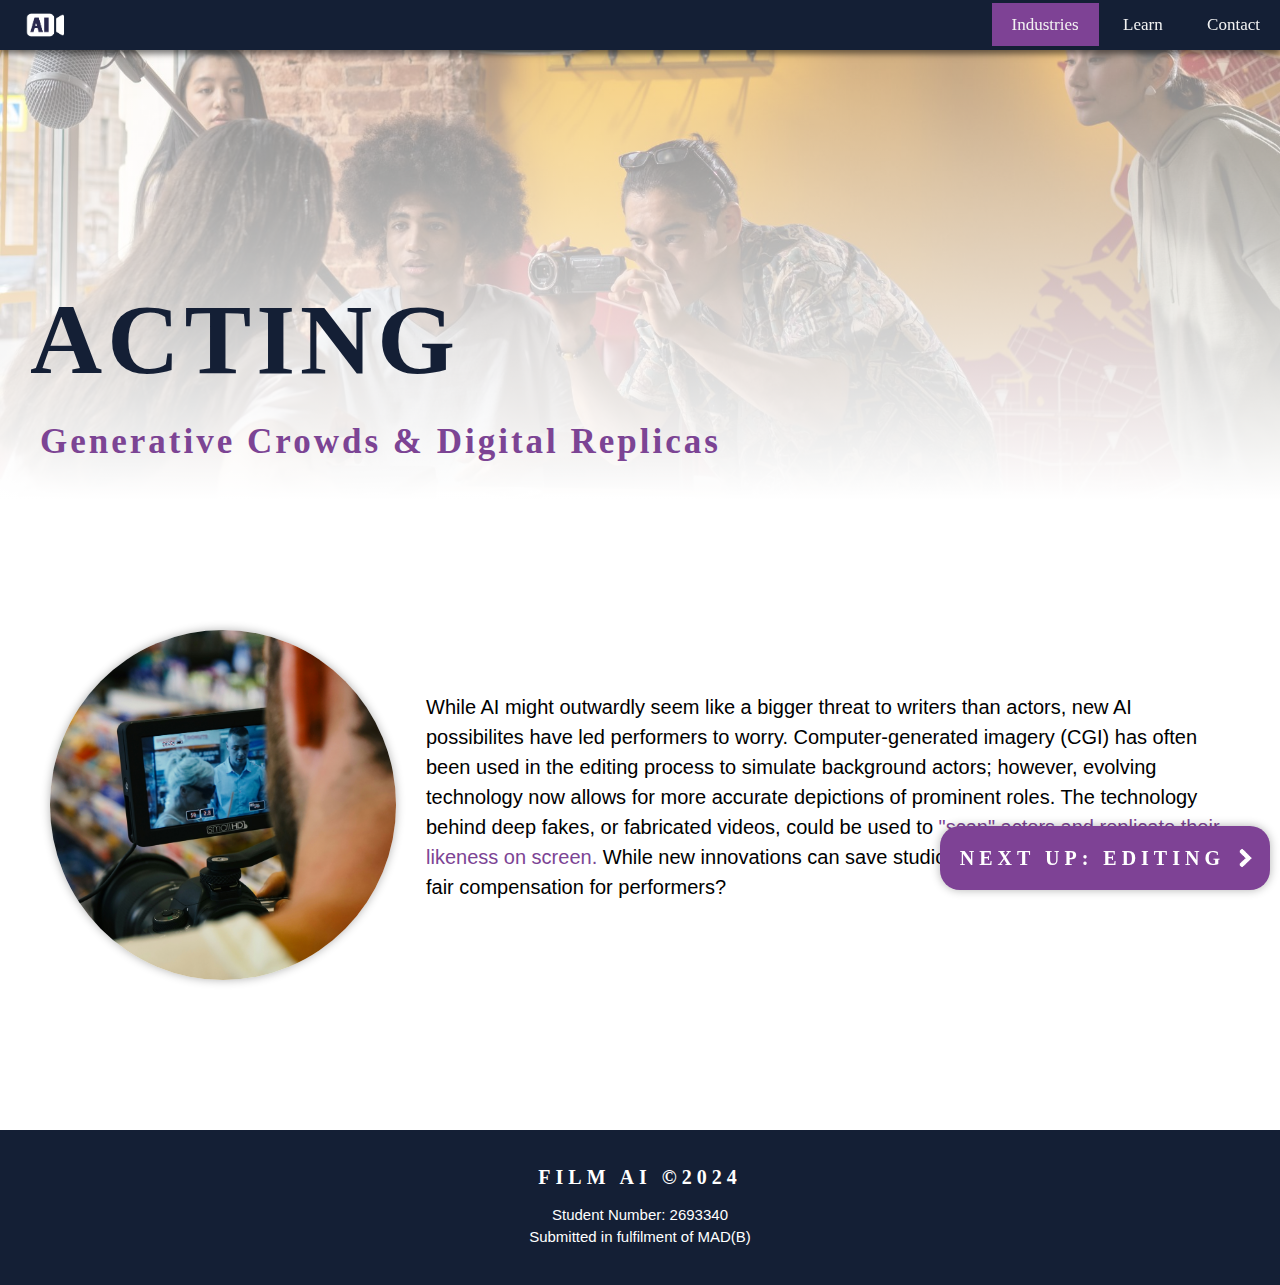
<file: acting.html>
<!DOCTYPE html>
<html lang="en">
<head>

	<title>Acting</title>
	<meta http-equiv="Content-Type" content="text/html; charset=utf-8"/>
	<meta name=“viewport” content=“width=device-width, initial-scale=1.0”>
	
	<link href="https://maxcdn.bootstrapcdn.com/bootstrap/4.5.2/css/bootstrap.min.css" rel="stylesheet">

	<script src="https://ajax.googleapis.com/ajax/libs/jquery/3.5.1/jquery.min.js"></script>

	<script src="https://cdnjs.cloudflare.com/ajax/libs/popper.js/1.16.0/umd/popper.min.js"></script>

	<script src="https://maxcdn.bootstrapcdn.com/bootstrap/4.5.2/js/bootstrap.min.js"></script>
	<link rel="stylesheet" href="AI-css.css">

</head>
<body>

<div class="topnav">
  <div>
    <a href="homepage.html"><img src="logo.png" alt="Logo"></a>
  </div>
  <div class="right-nav">
    <div class="dropdown">
      <a class="active" href="homepage.html#industries">Industries</a>
      <div class="dropdown-content">
        <a href="scriptwriting.html">Scriptwriting</a>
        <a class="active" href="acting.html">Acting</a>
        <a href="editing.html">Editing</a>
        <a href="greenlighting.html">Greenlighting</a>
      </div>
    </div>
    <a href="learnmore.html">Learn</a>
    <a href="contact.html">Contact</a>
  </div>
</div>

<div class="hero-industries" style="background-image: url('film_set.jpg')">
 	<div class="title-interior">
		<h2>ACTING</h2>
		<h3>Generative Crowds & Digital Replicas</h3>
	</div>
</div>

<div class="grid-container">
  <div class="image-left">
    <img src="actor_camera.jpg" alt="Actor on a Camera Screen">
  </div>
  <div class="text-right">
    <p>While AI might outwardly seem like a bigger threat to writers than actors, new AI possibilites have led performers to worry.
    Computer-generated imagery (CGI) has often been used in the editing process to simulate background actors; however, evolving technology now allows for more accurate depictions of prominent roles.
    The technology behind deep fakes, or fabricated videos, could be used to <a href="https://edition.cnn.com/2023/07/18/business/ai-actors-strike/index.html" target="_blank">"scan" actors and replicate their likeness on screen.</a>
    While new innovations can save studios money, will they take away fair compensation for performers?</p>
  </div>
</div>

<div class="next-page">
  <a href="editing.html" class="button-arrow">
    <h2>Next up: Editing</h2>
  </a>
</div>
	
<footer class="footer">
  <div class="row">
    <h1>Film AI ©2024</h1>
  </div>
  <div class="row">
    <p>Student Number: 2693340<br>
    Submitted in fulfilment of MAD(B)</p>
  </div>
</footer>

</body>
</html>
</file>
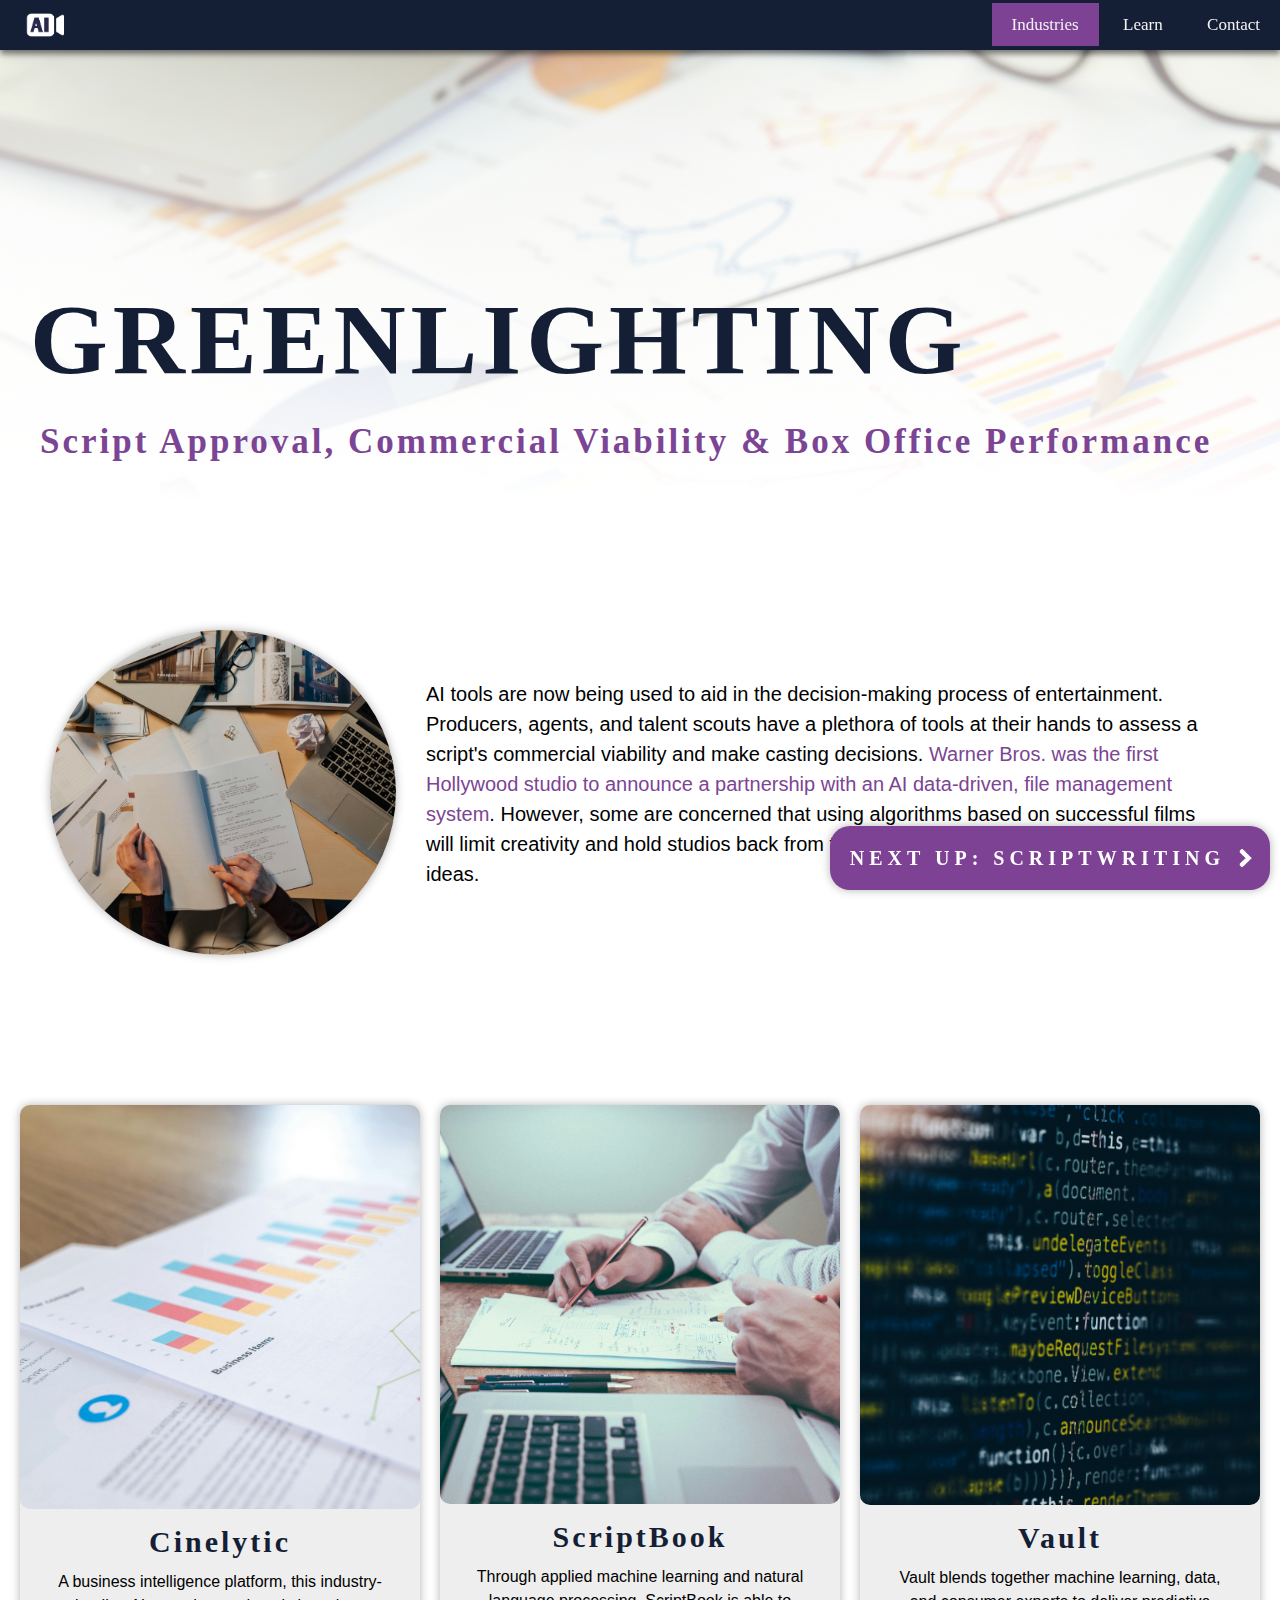
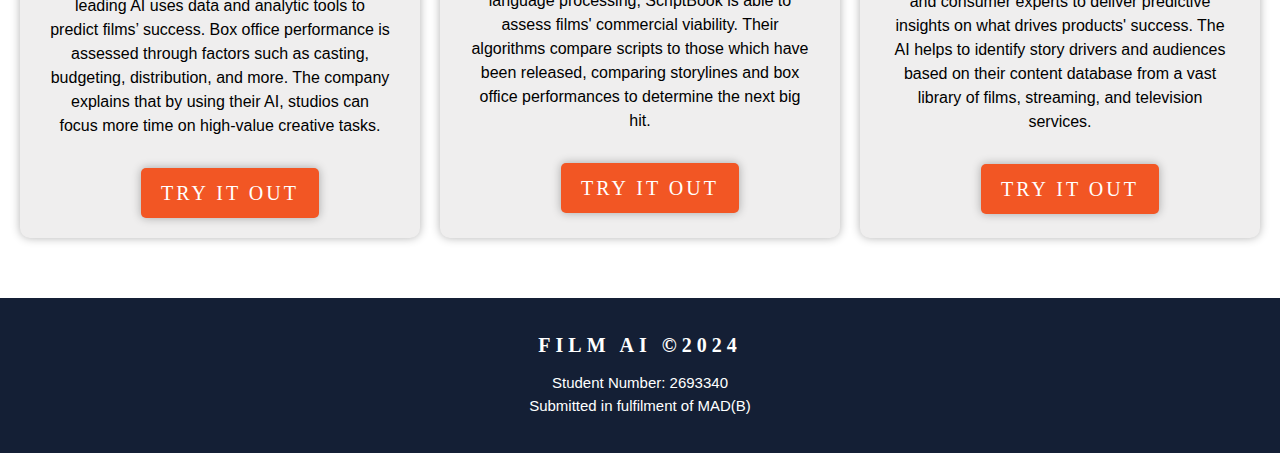
<file: greenlighting.html>
<!DOCTYPE html>
<html lang="en">
<head>

	<title>Greenlighting</title>
	<meta http-equiv="Content-Type" content="text/html; charset=utf-8"/>
	<meta name=“viewport” content=“width=device-width, initial-scale=1.0”>

	<link href="https://maxcdn.bootstrapcdn.com/bootstrap/4.5.2/css/bootstrap.min.css" rel="stylesheet">

	<script src="https://ajax.googleapis.com/ajax/libs/jquery/3.5.1/jquery.min.js"></script>

	<script src="https://cdnjs.cloudflare.com/ajax/libs/popper.js/1.16.0/umd/popper.min.js"></script>

	<script src="https://maxcdn.bootstrapcdn.com/bootstrap/4.5.2/js/bootstrap.min.js"></script>
	<link rel="stylesheet" href="AI-css.css">

</head>
<body>

<div class="topnav">
  <div>
    <a href="homepage.html"><img src="logo.png" alt="Logo"></a>
  </div>
  <div class="right-nav">
    <div class="dropdown">
      <a class="active" href="homepage.html#industries">Industries</a>
      <div class="dropdown-content">
        <a href="scriptwriting.html">Scriptwriting</a>
        <a href="acting.html">Acting</a>
        <a href="editing.html">Editing</a>
        <a class="active" href="greenlighting.html">Greenlighting</a>
      </div>
    </div>
    <a href="learnmore.html">Learn</a>
    <a href="contact.html">Contact</a>
  </div>
</div>

<div class="hero-industries" style="background-image: url('analytics-header.png')">
 	<div class="title-interior">
		<h2>GREENLIGHTING</h2>
		<h3>Script Approval, Commercial Viability & Box Office Performance</h3>
	</div>
</div>

<div class="grid-container">
  <div class="image-left">
    <img src="script.jpg" alt="Script on Computer">
  </div>
  <div class="text-right">
    <p>AI tools are now being used to aid in the decision-making process of entertainment.
    Producers, agents, and talent scouts have a plethora of tools at their hands to assess a script's commercial viability and make casting decisions.
    <a href="https://www.hollywoodreporter.com/business/business-news/warner-bros-signs-deal-ai-driven-film-management-system-1268036/" target="_blank">Warner Bros. was the first Hollywood studio to announce a partnership with an AI data-driven, file management system</a>.
    However, some are concerned that using algorithms based on successful films will limit creativity and hold studios back from taking risks on new, potentially successful, ideas.</p>
  </div>
</div>


<div class="grid-container-resources">
  <div class="rectangle">
    <img src="analytics.jpg" alt="Business Analytics on Paper">
    <h3>Cinelytic</h3>
    <p>A business intelligence platform, this industry-leading AI uses data and analytic tools to predict films’ success.
    Box office performance is assessed through factors such as casting, budgeting, distribution, and more.
    The company explains that by using their AI, studios can focus more time on high-value creative tasks.</p>
    <a href="https://www.cinelytic.com/" class="button" target="_blank">TRY IT OUT</a>
  </div>
  
  <div class="rectangle">
    <img src="business.jpg" alt="Two Hands with Laptops">
    <h3>ScriptBook</h3>
    <p>Through applied machine learning and natural language processing, ScriptBook is able to assess films' commercial viability.
    Their algorithms compare scripts to those which have been released, comparing storylines and box office performances to determine the next big hit.</p>
    <a href="https://www.scriptbook.io/#!/" class="button" target="_blank">TRY IT OUT</a>
  </div>
  
  <div class="rectangle">
    <img src="code.jpg" alt="Coding Language">
    <h3>Vault</h3>
    <p>Vault blends together machine learning, data, and consumer experts to deliver predictive insights on what drives products' success.
    The AI helps to identify story drivers and audiences based on their content database from a vast library of films, streaming, and television services.</p>
    <a href="https://vault-ai.com/" class="button" target="_blank">TRY IT OUT</a>
  </div>
</div>

<div class="next-page">
	<a href="scriptwriting.html" class="button-arrow">
	<h2>Next up: Scriptwriting</h2>
	</a>
</div> 
	
<footer class="footer">
  <div class="row">
    <h1>Film AI ©2024</h1>
  </div>
  <div class="row">
    <p>Student Number: 2693340<br>
    Submitted in fulfilment of MAD(B)</p>
  </div>
</footer>

</body>
</html>
</file>
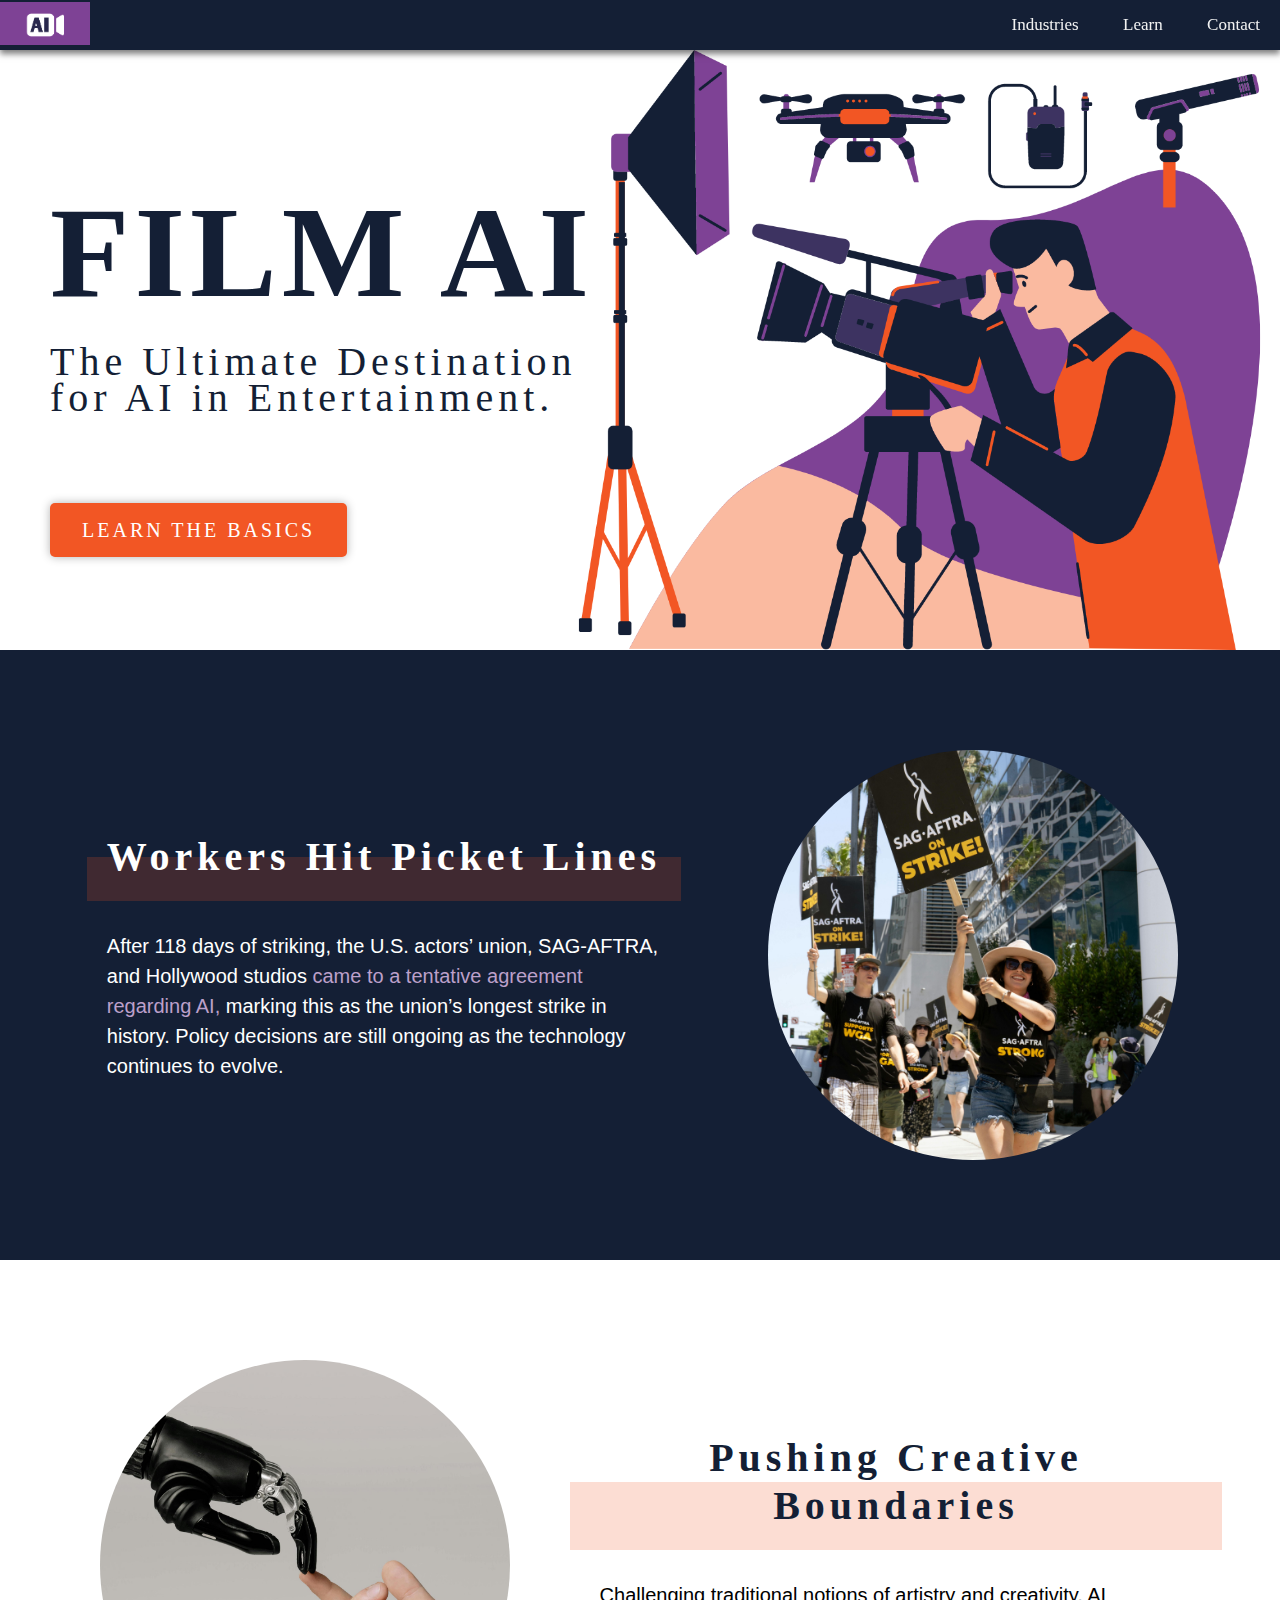
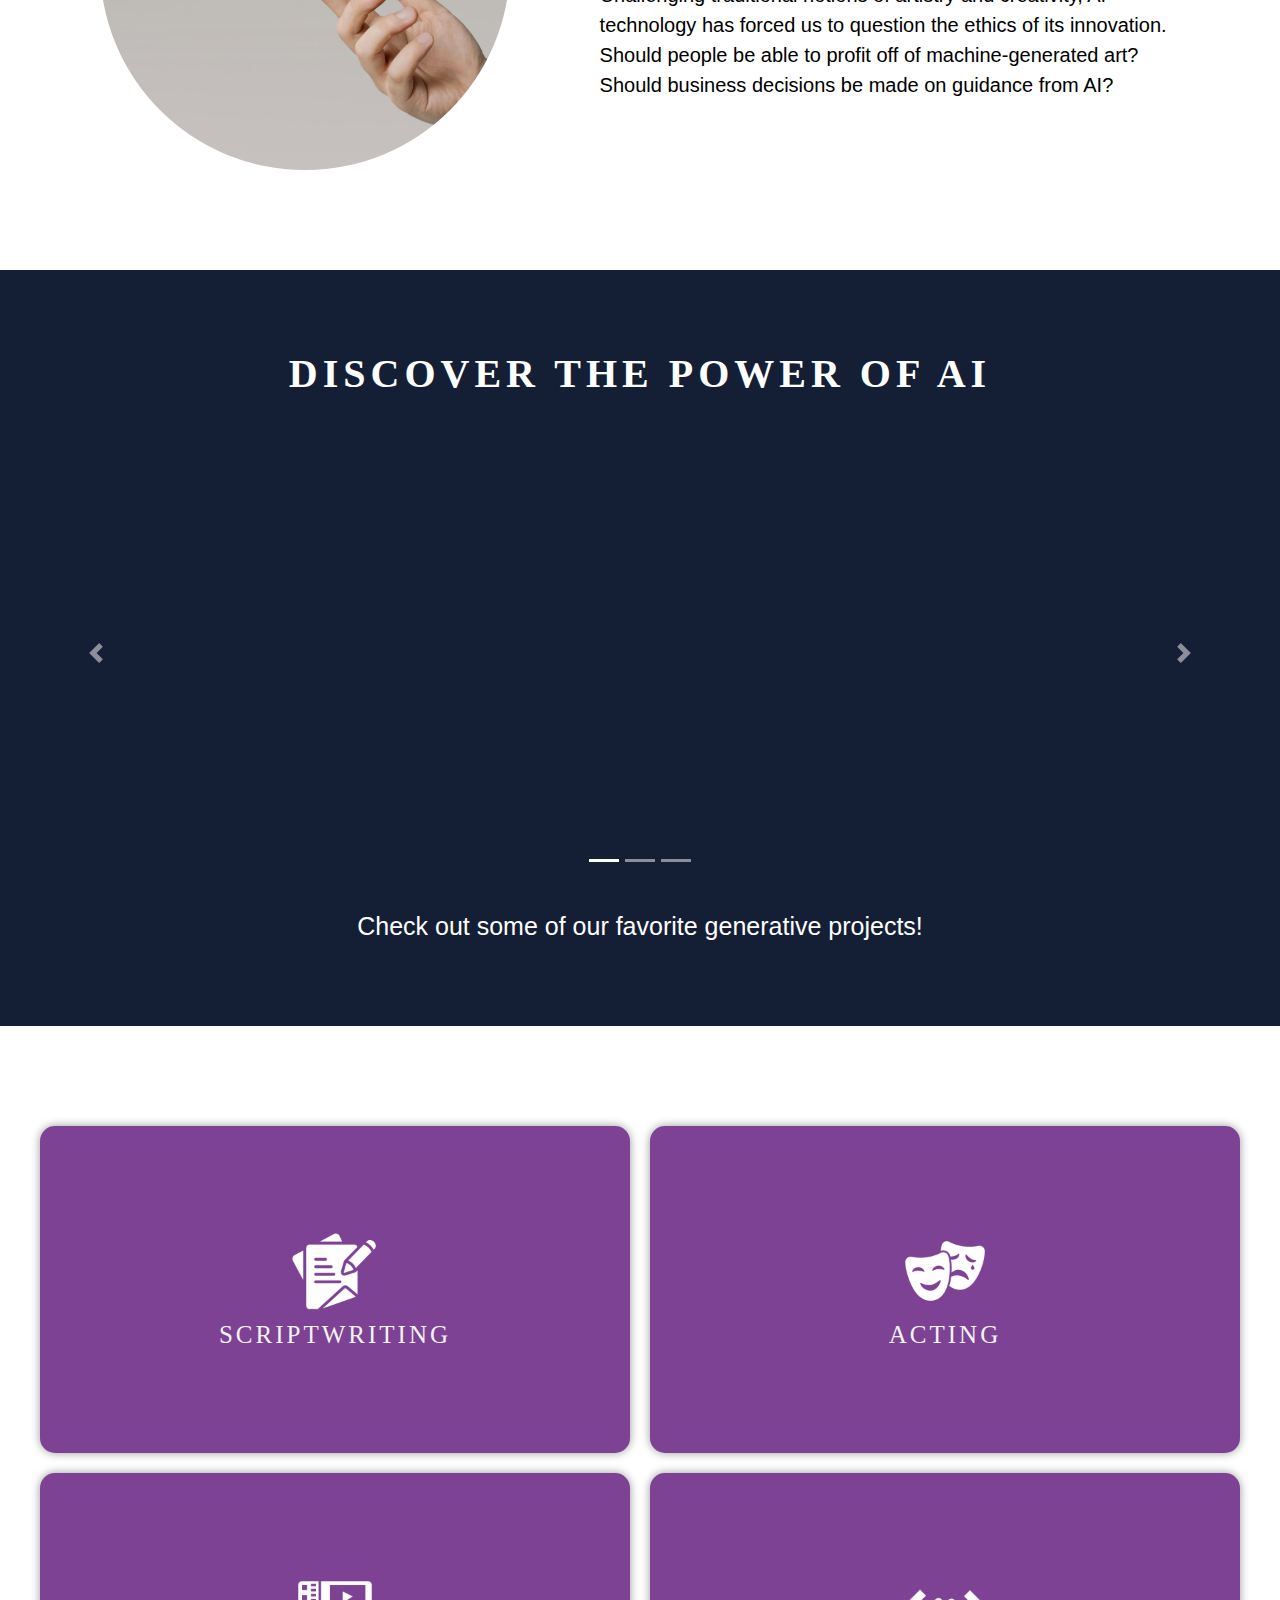
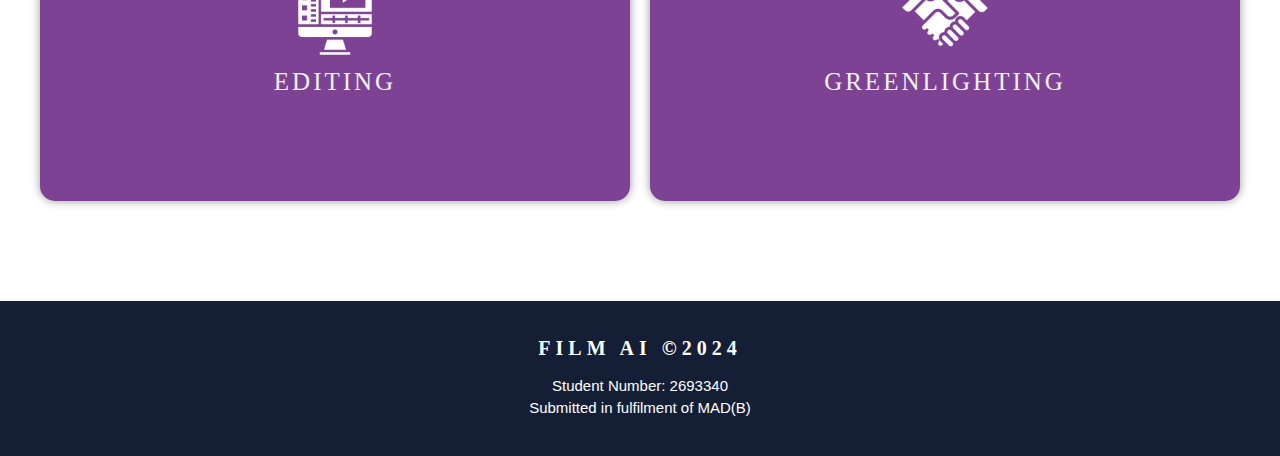
<file: homepage.html>
<!DOCTYPE html>
<html lang="en">
<head>

	<title>Homepage</title>
	<meta http-equiv="Content-Type" content="text/html; charset=utf-8"/>
	<meta name=“viewport” content=“width=device-width, initial-scale=1.0”>
	
	<link href="https://maxcdn.bootstrapcdn.com/bootstrap/4.5.2/css/bootstrap.min.css" rel="stylesheet">

	<script src="https://ajax.googleapis.com/ajax/libs/jquery/3.5.1/jquery.min.js"></script>

	<script src="https://cdnjs.cloudflare.com/ajax/libs/popper.js/1.16.0/umd/popper.min.js"></script>

	<script src="https://maxcdn.bootstrapcdn.com/bootstrap/4.5.2/js/bootstrap.min.js"></script>

	<link rel="stylesheet" href="AI-css.css">

</head>

<body>

<div class="topnav">
  <div>
    <a class="active" href="homepage.html"><img src="logo.png" alt="Logo"></a>
  </div>
  <div class="right-nav">
    <div class="dropdown">
      <a href="homepage.html#industries">Industries</a>
      <div class="dropdown-content">
        <a href="scriptwriting.html">Scriptwriting</a>
        <a href="acting.html">Acting</a>
        <a href="editing.html">Editing</a>
        <a href="greenlighting.html">Greenlighting</a>
      </div>
    </div>
    <a href="learnmore.html">Learn</a>
    <a href="contact.html">Contact</a>
  </div>
</div>
	
<div class="hero">
    <div class="hero-content">
        <h1>FILM AI</h1>
        <h2>The Ultimate Destination for AI in Entertainment.</h2>
        <a href="learnmore.html">
        <button class="button" type="button">Learn the Basics</button>
        </a>
    </div>
</div>


<div class="strikes">
    <div class="text-strikes">
		<h2 class="highlighted-text">Workers Hit Picket Lines</h2>
		<p>After 118 days of striking, the U.S. actors’ union, SAG-AFTRA, and Hollywood studios <a class="dark-link" href="https://www.washingtonpost.com/entertainment/2023/11/10/sag-strike-deal-details/" target="_blank">came to a tentative agreement regarding AI,</a> marking this as the union’s longest strike in history.
		Policy decisions are still ongoing as the technology continues to evolve.</p>
	</div>
	<div class="image-strikes">
		<img src="strikes_woman.jpg" alt="SAG-AFTRA Woman on Strike">
	</div>
</div>

<div class="creative">
    <div class="image-creative">
		<img src="ai_hands.jpg" alt="Human Hand Touching Robot Hand">
	</div>
    <div class="text-creative">
		<h2 class="highlighted-text">Pushing Creative Boundaries</h2>
		<p>Challenging traditional notions of artistry and creativity, AI technology has forced us to question the ethics of its innovation. Should people be able to profit off of machine-generated art? Should business decisions be made on guidance from AI?</p>
	</div>
</div>


<div class="carousel">
	<h2>DISCOVER THE POWER OF AI</h2>

	<p>Check out some of our favorite generative projects!</p>

<div id="video-carousel" class="carousel slide" data-ride="carousel">
  <ol class="carousel-indicators">
    <li data-target="#video-carousel" data-slide-to="0" class="active"></li>
    <li data-target="#video-carousel" data-slide-to="1"></li>
    <li data-target="#video-carousel" data-slide-to="2"></li>
  </ol>
  <div class="carousel-inner">
    <div class="carousel-item active">
      <iframe width="800" height="450" src="https://www.youtube.com/embed/d-8DT5Q8kzI?si=cNRlM1sRV-gYT6Hq" title="YouTube video player" frameborder="0" allow="accelerometer; autoplay; clipboard-write; encrypted-media; gyroscope; picture-in-picture; web-share" referrerpolicy="strict-origin-when-cross-origin" allowfullscreen></iframe>
    </div>
	<div class="carousel-item">
		<iframe width="800" height="450" src="https://www.youtube.com/embed/0bVBlWtjs0w?si=Y-ssTxPvkwPqQuvf" title="YouTube video player" frameborder="0" allow="accelerometer; autoplay; clipboard-write; encrypted-media; gyroscope; picture-in-picture; web-share" referrerpolicy="strict-origin-when-cross-origin" allowfullscreen></iframe>
	</div>
	<div class="carousel-item">
	<iframe width="800" height="450" src="https://www.youtube.com/embed/HrpPMsD6sCE?si=uVkOQA8nvN05O5DA" title="YouTube video player" frameborder="0" allow="accelerometer; autoplay; clipboard-write; encrypted-media; gyroscope; picture-in-picture; web-share" referrerpolicy="strict-origin-when-cross-origin" allowfullscreen></iframe>
	</div>
  </div>
  <a class="carousel-control-prev" href="#video-carousel" data-slide="prev">
    <span class="carousel-control-prev-icon"></span>
  </a>
  <a class="carousel-control-next" href="#video-carousel" data-slide="next">
    <span class="carousel-control-next-icon"></span>
  </a>
</div>
</div>


<div id="industries" class="industries">

<div id="industries" class="industries-container">
    <div class="homepagenav">
       	 <a href="scriptwriting.html"><img src="script_logo.png" alt="White Script Icon"><br>Scriptwriting</a>
   	</div>
   	<div class="homepagenav">
        <a href="acting.html"><img src="acting_logo.png" alt="White Acting Icon"><br>Acting</a>
    </div>
    <div class="homepagenav">
        <a href="editing.html"><img src="editing_logo.png" alt="White Editing Icon"><br>Editing</a>
    </div>
    <div class="homepagenav">
        <a href="greenlighting.html"><img src="greenlighting_logo.png" alt="White Greenlighting Icon"><br>Greenlighting</a>
    </div>
</div>

</div>

	
<footer class="footer">
  <div class="row">
    <h1>Film AI ©2024</h1>
  </div>
  <div class="row">
    <p>Student Number: 2693340<br>
    Submitted in fulfilment of MAD(B)</p>
  </div>
</footer>

</body>
</html>
</file>
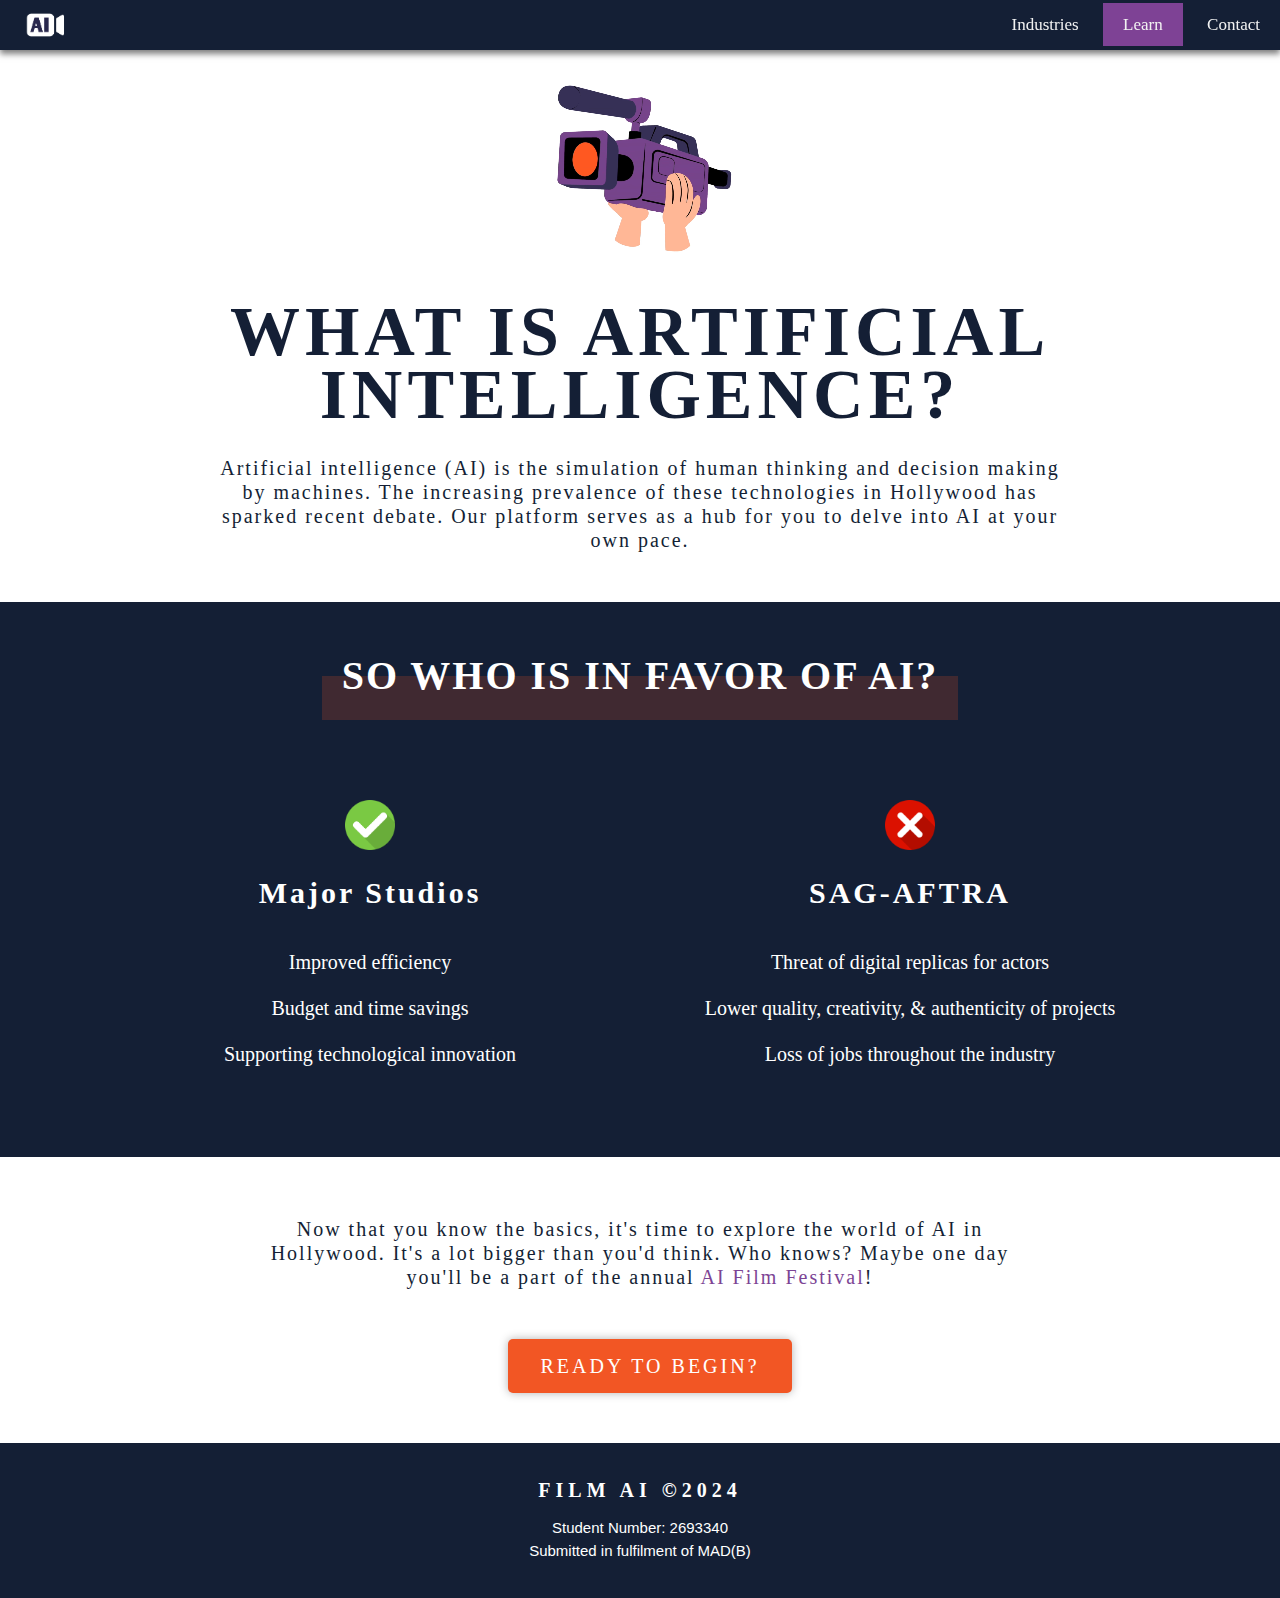
<file: learnmore.html>
<!DOCTYPE html>
<html lang="en">
<head>

	<title>Learn More</title>
	<meta http-equiv="Content-Type" content="text/html; charset=utf-8"/>
	<meta name=“viewport” content=“width=device-width, initial-scale=1.0”>

	<link href="https://maxcdn.bootstrapcdn.com/bootstrap/4.5.2/css/bootstrap.min.css" rel="stylesheet">

	<script src="https://ajax.googleapis.com/ajax/libs/jquery/3.5.1/jquery.min.js"></script>

	<script src="https://cdnjs.cloudflare.com/ajax/libs/popper.js/1.16.0/umd/popper.min.js"></script>

	<script src="https://maxcdn.bootstrapcdn.com/bootstrap/4.5.2/js/bootstrap.min.js"></script>
	<link rel="stylesheet" href="AI-css.css">

</head>
<body>

<div class="topnav">
  <div>
    <a href="homepage.html"><img src="logo.png" alt="Logo"></a>
  </div>
  <div class="right-nav">
    <div class="dropdown">
      <a href="homepage.html#industries">Industries</a>
      <div class="dropdown-content">
        <a href="scriptwriting.html">Scriptwriting</a>
        <a href="acting.html">Acting</a>
        <a href="editing.html">Editing</a>
        <a href="greenlighting.html">Greenlighting</a>
      </div>
    </div>
    <a class="active" href="learnmore.html">Learn</a>
    <a href="contact.html">Contact</a>
  </div>
</div>
	
<div class="hero-video">
  <video autoplay loop muted>
    <source src="camera.mp4" type="video/mp4">
    Your browser does not support the video tag.
  </video>
</div>

<div class="learn-bod">
    <h1>What is Artificial Intelligence?</h1>
	<h2>Artificial intelligence (AI) is the simulation of human thinking and decision making by machines.
	The increasing prevalence of these technologies in Hollywood has sparked recent debate. 
	Our platform serves as a hub for you to delve into AI at your own pace.</h2>
</div>

<div class="learn-body">
	<h1 class="highlighted-text">So who is in favor of AI?</h1>
</div>

<div class="learn-more-logos-container">
    <div class="column">
        <div class="logo">
            <img src="check.png" alt="Green Check">
        </div>
        <h3>Major Studios</h3>
        <ul>
            <li>Improved efficiency</li>
            <li>Budget and time savings</li>
            <li>Supporting technological innovation</li>
        </ul>
    </div>
    <div class="column">
        <div class="logo">
            <img src="cross.png" alt="Red Cross">
        </div>
        <h3>SAG-AFTRA</h3>
        <ul>
            <li>Threat of digital replicas for actors</li>
            <li>Lower quality, creativity, & authenticity of projects</li>
            <li>Loss of jobs throughout the industry</li>
        </ul>
    </div>
</div>


<div class="learn-body-back">
	<h2>Now that you know the basics, it's time to explore the world of AI in Hollywood.
	It's a lot bigger than you'd think. Who knows? Maybe one day you'll be a part of the annual
	<a href="https://aiff.runwayml.com/" target="_blank">AI Film Festival</a>!</h2>
	<a href="homepage.html" class="button">Ready to begin?</a>
</div>

<footer class="footer">
  <div class="row">
    <h1>Film AI ©2024</h1>
  </div>
  <div class="row">
    <p>Student Number: 2693340<br>
    Submitted in fulfilment of MAD(B)</p>
  </div>
</footer>

</body>
</html>
</file>
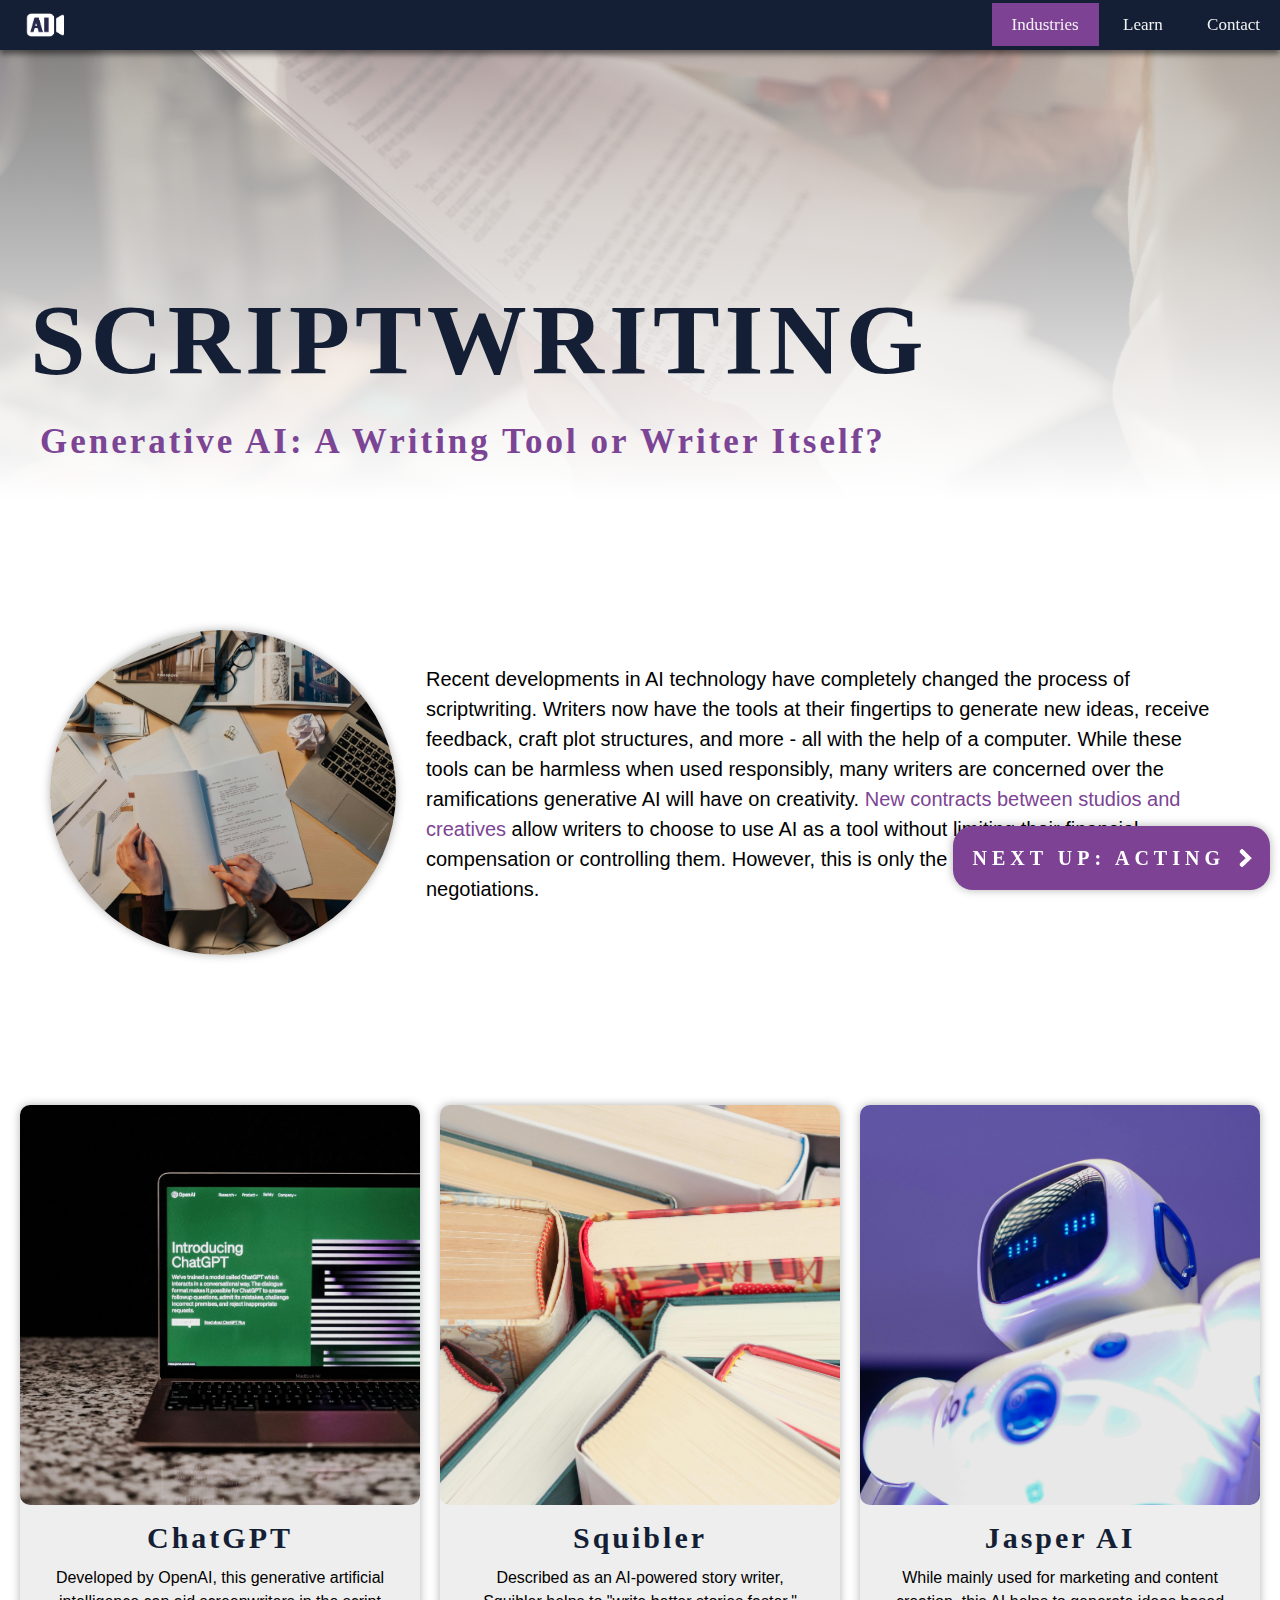
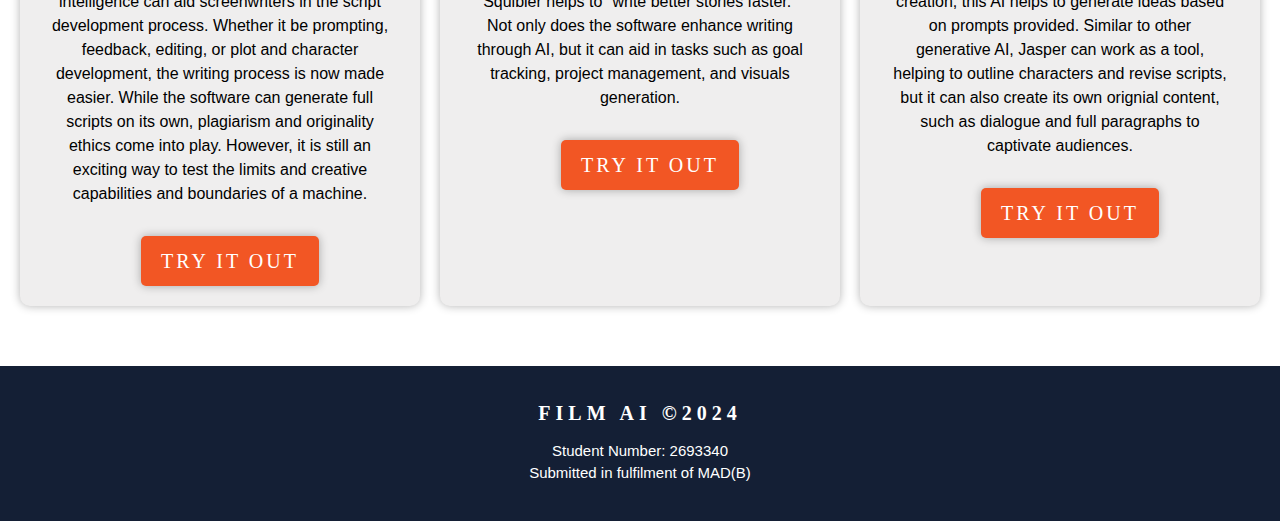
<file: scriptwriting.html>
<!DOCTYPE html>
<html lang="en">
<head>

	<title>Scriptwriting</title>
	<meta http-equiv="Content-Type" content="text/html; charset=utf-8"/>
	<meta name=“viewport” content=“width=device-width, initial-scale=1.0”>

	<link href="https://maxcdn.bootstrapcdn.com/bootstrap/4.5.2/css/bootstrap.min.css" rel="stylesheet">

	<script src="https://ajax.googleapis.com/ajax/libs/jquery/3.5.1/jquery.min.js"></script>

	<script src="https://cdnjs.cloudflare.com/ajax/libs/popper.js/1.16.0/umd/popper.min.js"></script>

	<script src="https://maxcdn.bootstrapcdn.com/bootstrap/4.5.2/js/bootstrap.min.js"></script>

	<link rel="stylesheet" href="AI-css.css">
</head>
<body>


<div class="topnav">
  <div>
    <a href="homepage.html"><img src="logo.png" alt="Logo"></a>
  </div>
  <div class="right-nav">
    <div class="dropdown">
      <a class="active" href="homepage.html#industries">Industries</a>
      <div class="dropdown-content">
        <a class="active" href="scriptwriting.html">Scriptwriting</a>
        <a href="acting.html">Acting</a>
        <a href="editing.html">Editing</a>
        <a href="greenlighting.html">Greenlighting</a>
      </div>
    </div>
    <a href="learnmore.html">Learn</a>
    <a href="contact.html">Contact</a>
  </div>
</div>

<div class="hero-industries" style="background-image: url('script-header.png')">
 	<div class="title-interior">
		<h2>SCRIPTWRITING</h2>
		<h3>Generative AI: A Writing Tool or Writer Itself?</h3>
	</div>
</div>

<div class="grid-container">
  <div class="image-left">
    <img src="script.jpg" alt="Script on Computer">
  </div>
  <div class="text-right">
    <p>Recent developments in AI technology have completely changed the process of scriptwriting. Writers now have the tools at their fingertips to generate new ideas, receive feedback, craft plot structures, and more - all with the help of a computer. While these tools can be harmless when used responsibly, many writers are concerned over the ramifications generative AI will have on creativity.
    <a href="https://www.theguardian.com/culture/2023/oct/01/hollywood-writers-strike-artificial-intelligence" target="_blank">New contracts between studios and creatives</a> allow writers to choose to use AI as a tool without limiting their financial compensation or controlling them.
    However, this is only the first step in a long process of negotiations.</p>
  </div>
</div>

<div class="grid-container-resources">
  <div class="rectangle">
    <img src="chat_gpt.jpg" alt="ChatGPT on a Computer">
    <h3>ChatGPT</h3>
    <p>Developed by OpenAI, this generative artificial intelligence can aid screenwriters in the script development process. Whether it be prompting, feedback, editing, or plot and character development, the writing process is now made easier. While the software can generate full scripts on its own, plagiarism and originality ethics come into play. However, it is still an exciting way to test the limits and creative capabilities and boundaries of a machine.</p>
      <a href="https://chat.openai.com/" class="button" target="_blank">TRY IT OUT</a>
  </div>
  
  <div class="rectangle">
    <img src="books.jpg" alt="Stack of Books">
    <h3>Squibler</h3>
    <p>Described as an AI-powered story writer, Squibler helps to "write better stories faster." Not only does the software enhance writing through AI, but it can aid in tasks such as goal tracking, project management, and visuals generation.</p>
    <a href="https://www.squibler.io/" class="button" target="_blank">TRY IT OUT</a>
  </div>
  
  <div class="rectangle">
    <img src="robot.jpg" alt="Blue Robot">
    <h3>Jasper AI</h3>
    <p>While mainly used for marketing and content creation, this AI helps to generate ideas based on prompts provided. Similar to other generative AI, Jasper can work as a tool, helping to outline characters and revise scripts, but it can also create its own orignial content, such as dialogue and full paragraphs to captivate audiences.</p>
    <a href="https://www.jasper.ai/" class="button" target="_blank">TRY IT OUT</a>
  </div>
</div>

<div class="next-page">
	<a href="acting.html" class="button-arrow">
	<h2>Next up: Acting</h2>
	</a>
</div> 

<footer class="footer">
  <div class="row">
    <h1>Film AI ©2024</h1>
  </div>
  <div class="row">
    <p>Student Number: 2693340<br>
    Submitted in fulfilment of MAD(B)</p>
  </div>
</footer>

</body>
</html>
</file>
<file: AI-css.css>
body {
  background-color: white;
}

h1 {
  color: #141F35; 
  text-transform: uppercase;
  font-weight: bold;
  text-align: center;
  margin: 0;
  font-family: 'trebuchet ms';
  letter-spacing: 5px;
  font-size: 130px;
  padding: 20px;
}

h2 {
  color: #141F35; 
  text-align: center;
  margin: 0;
  font-family: 'trebuchet ms';
  letter-spacing: 5px;
  font-size: 40px;
  padding: 20px;
}

h3 {
  color: #7C4494;
  text-align: center;
  font-family: 'trebuchet ms';
  font-weight: bold;
  letter-spacing: 3px;
  font-size: 30px;
  padding-bottom: 20px; 
}

p {
  color: black;
  margin-left: 30px; 
  margin-right: 30px;
  font-family: Verdana, sans-serif;
  text-align: left;
}

a {
  color: #7C4494;
}

a:hover {
  text-decoration: none;
  color: #5a306d;
}

.dark-link{
  color: #bca0ca;
}

.dark-link:hover {
  text-decoration: none;
  color: #a27bb5;
}

img {
  max-width: 100%;
}

table {
  table-layout: fixed;
  border-collapse: collapse;
  border: 1px solid black;
  width: 50%;
  background: white;
}

.button {
  background-color: #F25624;
  font-family: "Monaco";
  text-transform: uppercase;
  border: none;
  color: white;
  padding: 12px 32px;
  margin-left: 20px;
  text-align: center;
  text-decoration: none;
  display: inline-block;
  font-size: 20px;
  letter-spacing: 3px;
  border-radius: 5px;
  box-shadow: 0px 0px 10px rgba(0, 0, 0, 0.3); 
}

.button:hover {
  background-color: #7C4494;
  text-decoration: none;
  color: white;
}

.topnav {
  display: grid;
  grid-template-columns: auto 1fr auto;
  align-items: center;
  background-color: #141F35;
  position: sticky;
  top: 0;
  z-index: 1000;
  box-shadow: 0px 4px 6px rgba(0, 0, 0, 0.5); 
}

.right-nav {
  text-align: right; 
}

.topnav a {
  color: #f2f2f2;
  font-family: "Monaco";
  text-align: center;
  text-decoration: none;
  font-size: 17px;
  padding: 12px 20px;
}

.topnav img {
  width: 50px;
  height: 50px;
}

.topnav a:hover {
  background-color: #7E4295;
}

.topnav a.active {
  background-color: #7E4295;
}

.dropdown {
  position: relative;
  display: inline-block;
}

.dropdown-content {
  display: none;
  position: absolute;
  top: 37px;
  right: 0;
  background-color: #141F35;
  box-shadow: 0px 4px 6px rgba(0, 0, 0, 0.5); 
}

.dropdown-content a {
  color: white;
  font-family: 'trebuchet ms';
  padding: 12px 20px;
  text-decoration: none;
  display: block;
  background-color: #141F35;
}

.dropdown-content a:hover {
  background-color: #7E4295;
}

.dropdown:hover .dropdown-content {
  display: block;
}

.dropdown:hover .dropbtn {
  background-color: #7E4295;
}

.hero {
  background-image: url('header.png');
  background-size: cover;
  background-position: left center;
  height: 600px;
}

.hero-content {
  display: grid;
  place-items: center start;
  grid-template-rows: 50% 10% 40%;
  height: 100%;
  max-width: 45%;
  padding: 0 30px;
}

.hero-content h1 {
  grid-row: 1;
  white-space: nowrap;
  align-self: end;
}

.hero-content h2 {
  grid-row: 2;
  text-align: left;
  line-height: 0.9;
}

.hero-content button {
  grid-row: 3;
}

.industries {
  display: grid;
  grid-template-rows: auto 1fr;
  height: 100%;
}

#industries {
    scroll-margin-top: 0px;
}

.industries-container {
  grid-row: 1;
  display: grid;
  grid-template-columns: repeat(auto-fit, minmax(500px, 1fr));
  justify-content: center;
  gap: 20px;
  padding-top: 100px;
  padding-bottom: 100px;
  padding-right: 40px;
  padding-left: 40px;
}

.industries-container img {
  width: 90px;
  height: 90px;
}

.homepagenav {
  background-color: #7E4295;
  overflow: hidden;
  top: 0;
  width: 100%;
  margin-right: 15px;
  border-radius: 15px;
  box-shadow: 0px 0px 10px rgba(0, 0, 0, 0.4); 
}

.homepagenav:last-child {
  margin-right: 0;
}

.homepagenav a {
  color: #f2f2f2;
  font-family: 'trebuchet ms';
  text-transform: uppercase;
  text-align: center;
  padding: 100px 16px;
  text-decoration: none;
  font-size: 25px;
  display: block;
  margin-left: auto;
  margin-right: auto;
  letter-spacing: 3px; 
}

.homepagenav a:hover {
  background-color: #F25624;
  color: white;
}

.homepagenav a.active {
  background-color: black;
  color: white;
}

.carousel {
  display: grid;
  grid-template-rows: auto 1fr;
  background-color: #141F35;
  height: 100%;
}

.carousel h2 {
  grid-row: 1;
  color: white;
  font-weight: bold;
  margin-top: 60px;
}

.carousel p {
  grid-row: 3;
  font-size: 25px;
  color: white;
  text-align: center;
  margin-top: 20px;
  margin-bottom: 80px;
  padding: 0 300px;
}

#video-carousel {
  grid-row: 2;
  margin: 0 auto;
  width: 100%;
}

.carousel-item iframe {
  display: block;
  margin: 0 auto;
}

.carousel-control-prev-icon,
.carousel-control-next-icon {
  color: #141F35;
}

.carousel-item {
  background-color: #141F35;
  padding: 10px;
}

.highlighted-text {
  position: relative;
  display: inline-block; 
}

.highlighted-text::before {
  content: "";
  position: absolute;
  bottom: 0;
  left: 0;
  width: 100%; 
  height: 50%; 
  background-color: rgba(242, 86, 36, 0.2);
  z-index: -1; 
}

.strikes {
  display: grid;
  grid-template-columns: 60% 40%;
  place-items: center;
  background-color: #141F35;
  padding-top: 100px;
  padding-bottom: 100px;
}

.text-strikes {
  grid-column: 1;
  text-align: center;
  width: 80%;
}

.text-strikes h2 {
  color: white;
  font-weight: bold;
  z-index: 1;
}

.text-strikes p {
  color: white;
  font-size: 20px; 
  margin-top: 30px;
}

.image-strikes {
  grid-column: 2;
}

.image-strikes img {
  border-radius: 50%;
  width: 80%;
}

.creative {
  display: grid;
  grid-template-columns: 40% 60%;
  place-items: center;
  background-color: white;
  padding-top: 100px;
  padding-bottom: 100px;
}

.text-creative {
  grid-column: 2;
  text-align: center;
  width: 85%;
}

.text-creative h2 {
  font-weight: bold;
  z-index: 1;
}

.text-creative p {
  color: black;
  font-size: 20px; 
  margin-top: 30px;
}

.image-creative {
  grid-column: 1;
}

.image-creative img {
  border-radius: 50%;
  width: 80%;
  margin-left: 100px;
}

.hero-industries {
  background-size: cover;
  background-position: left center;
  height: 450px;
  position: relative; 
}

.hero-industries::before {
  content: "";
  position: absolute;
  top: 0;
  left: 0;
  right: 0;
  bottom: 0;
  background: linear-gradient(to top, rgba(255, 255, 255, 1) 0%, rgba(255, 255, 255, 0.5) 100%);
}

.title-interior {
  display: grid;
  grid-template-rows: 70% 30%;
  padding: 10px;
  position: absolute; 
  bottom: 0;
  left: 0; 
  right: 0; 
}

.title-interior h2 {
  grid-row: 1;
  white-space: nowrap;
  text-transform: uppercase;
  text-align: left;
  font-weight: bold;
  color: #141F35;
  font-size: 100px;
}

.title-interior h3 {
  grid-row: 2;
  white-space: nowrap;
  text-align: left;
  margin-left: 30px;
  font-size: 35px;
}

.next-page {
  position: fixed;
  bottom: 10px;
  right: 10px;
  background-color: #7E4295;
  border-radius: 20px;
  padding-right: 15px;
  box-shadow: 0px 0px 10px rgba(0, 0, 0, 0.3); 
}

.next-page h2{
  text-transform: uppercase;
  font-weight: bold;
  font-size: 20px;
  color: white;
}

.button-arrow {
  display: inline-block;
  padding-right: 10px;
  background-image: url('arrow-icon.png');
  background-size: 20px;
  background-repeat: no-repeat;
  background-position: right center;
  text-decoration: none;
}

.button-arrow:hover {
  text-decoration: none;
}

.grid-container {
  display: grid;
  grid-template-columns: 30% 70%; 
  margin-bottom: 50px;
  margin-top: 100px;
  place-items: center;
  padding: 30px;
  padding-bottom: 100px;
}

.image-left {
  grid-column: 1;
  margin-left: 20px;
  border-radius: 50%;
  overflow: hidden;
  box-shadow: 0px 0px 10px rgba(0, 0, 0, 0.3); 
}

.image-left img {
  width: 100%;
  height: auto;
}

.text-right {
  grid-column: 2; 
  font-size: 20px;
}

img.learnmore {
  display: block;
  margin: auto;
}

.grid-container-resources {
  display: grid;
  grid-template-columns: repeat(auto-fit, minmax(calc(31% - 10px), 1fr)); 
  gap: 20px;
  margin-left: 20px; 
  margin-right: 20px; 
  margin-bottom: 60px;
}

.rectangle {
  background-color: #EFEEEE;
  border-radius: 10px;
  box-sizing: border-box;
  text-align: center; 
  box-shadow: 0px 0px 10px rgba(0, 0, 0, 0.3); 
}

.rectangle img {
  width: 100%;
  height: auto;
  display: block;
  margin-bottom: 15px;
  border-radius: 10px;
}

.rectangle h3 {
  color: #141F35;
  font-size: 30px;
  padding-bottom: 2px;
}

.rectangle p {
  color: black;
  font-size: 16px;
  margin-bottom: 30px;
  text-align: center;
}

.rectangle .button {
  display: inline-block;
  font-family: "Monaco";
  background-color: #F25624;
  color: white;
  padding: 10px 20px;
  text-decoration: none;
  border-radius: 5px;
  font-size: 20px;
  letter-spacing: 3px;
  text-align: center;
  margin-bottom: 20px;
}

.rectangle .button:hover {
  background-color: #7C4494;
}

.hero-video {
  width: 100%;
  height: 30%;
  overflow: hidden;
}

.hero-video video {
  max-width: 30%;
  height: auto;
  margin: 2% auto;
  display: block;
}

.learn-bod {
  display: grid;
  grid-template-rows: auto;
  background-color: white;
  place-items: center;
}

.learn-bod h1 {
  color: #141F35;
  font-size: 70px;
  width: 70%;
  line-height: 0.9;
  text-align: center;
}

.learn-bod h2 {
  color: #141F35;
  font-size: 20px;
  width: 70%;
  letter-spacing: 2px;
  padding-top: 10px;
  padding-bottom: 50px;
}

.learn-body {
  display: grid;
  grid-template-rows: auto;
  background-color: #141F35;
  place-items: center;
  padding-top: 30px;
}

.learn-body h1 {
  color: white;
  font-size: 40px;
  letter-spacing: 2px;
  z-index: 0;
}

.learn-body-back {
  display: grid;
  grid-template-rows: auto;
  background-color: white;
  place-items: center;
  padding: 50px;
}

.learn-body-back h2 {
  color: #141F35;
  font-size: 20px;
  width: 70%;
  letter-spacing: 2px;
  padding-top: 10px;
  padding-bottom: 50px;
}

.learn-more-logos-container {
    display: grid;
    grid-template-columns: repeat(2, 1fr);
    background-color: #141F35;
    padding: 80px 100px;
}

.column {
    display: flex;
    flex-direction: column;
    align-items: center;
    justify-content: center;
    text-align: center;
}

.logo {
    width: 50px;
    height: auto;
    margin-bottom: 25px;
}

.logo img {
    width: 100%;
}

.column h3 {
    color: white;
    font-size: 30px;
}

.column ul {
    list-style: none;
    padding: 0;
    margin: 0;
}

.column ul li {
    color: white;
    font-family: 'trebuchet ms';
    font-size: 20px; 
    padding: 8px;
}

.video-background {
  position: fixed;
  top: 0;
  left: 0;
  min-width: 100%;
  min-height: 100%;
  width: 100;
  z-index: -100;
  background-color: #141F35;
}

.contact-form {
  width: 900px; 
  background-color: #EFEEEE;
  padding: 20px;
  border-radius: 10px;
  box-shadow: 0px 0px 10px rgba(0, 0, 0, 0.3); 
  margin: 0 auto;
  margin-top: 50px;
  margin-bottom: 50px;
}

.contact-form h1 {
  text-align: center;
  font-size: 50px;
  padding: 3px;
}

.contact-form h2 {
  text-align: center;
  font-size: 20px;
  padding: 10px;
  padding-right: 70px;
  padding-left: 70px;
  margin-bottom: 20px;
  color: #141F35;
  letter-spacing: 2px;
}

.contact-text {
  font-family: Verdana, sans-serif;
  color: #141F35;
  font-size: 14px;
}

.form-group {
        margin-bottom: 20px;
    }

.form-group label {
        display: block;
        font-weight: bold;
}

.form-group input, .form-group textarea {
        width: 100%;
        padding: 10px;
        border: 1px solid #ccc;
        border-radius: 5px;
}

.form-group textarea {
        height: 120px;
}

.submit-btn {
  width: 100%;
  padding: 10px;
  border: none;
  border-radius: 5px;
  background-color: #F25624;
  font-family: "Monaco";
  text-transform: uppercase;
  color: white;
  font-size: 20px;
  letter-spacing: 3px;
  box-shadow: 0px 0px 10px rgba(0, 0, 0, 0.3); 
}

.submit-btn:hover {
  background-color: #7C4494;
  text-decoration: none;
  color: white;
}

#thank-you-msg {
  display: none;
  text-align: center;
  font-size: 20px;
  margin-top: 20px;
  font-weight: bold;
  color: #141F35;
}

.footer {
  display: grid;
  grid-template-rows: auto auto auto;
  background-color: #141F35;
  color: white;
  padding: 20px;
}

.row {
  justify-content: center;
  align-items: center;
}

.footer p {
  text-align: center;
  font-size: 15px;
  color: white;
}

.footer h1 {
  font-size: 20px;
  color: white;
  padding: 15px;
}
</file>
